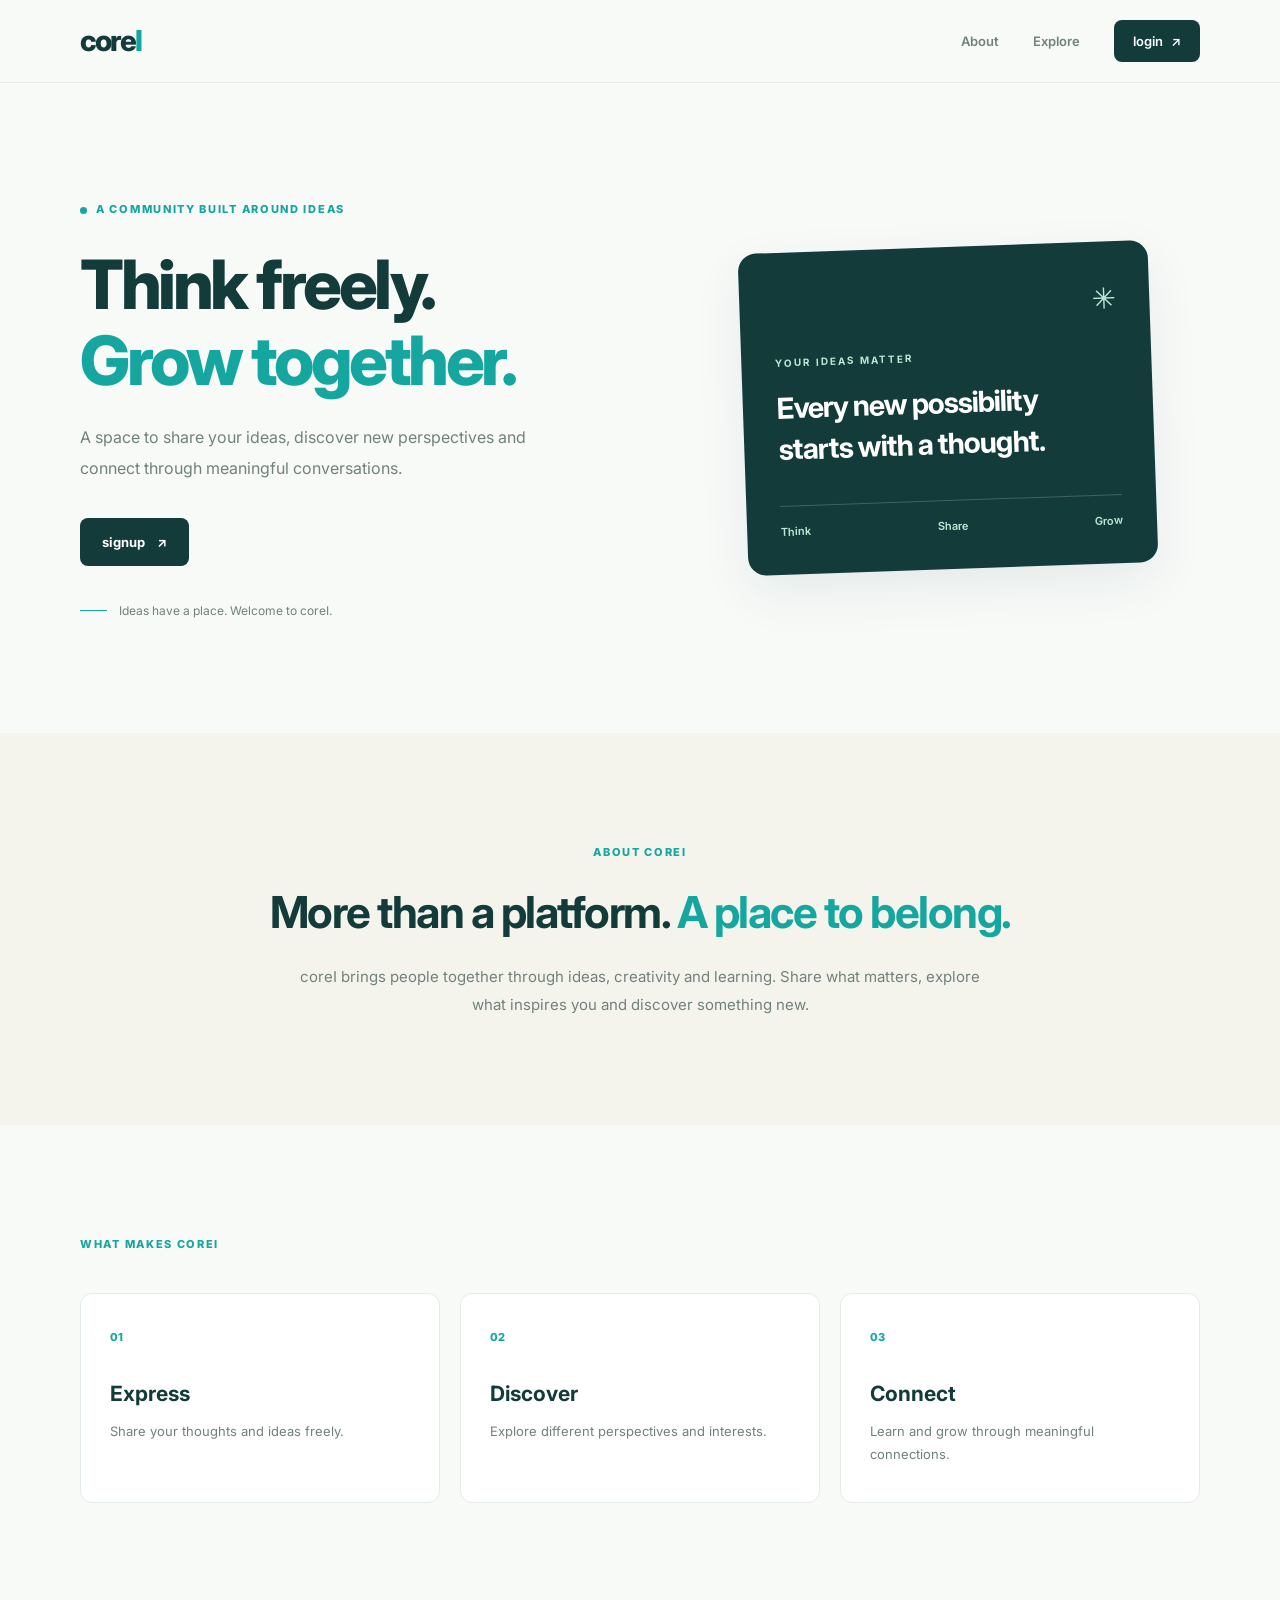
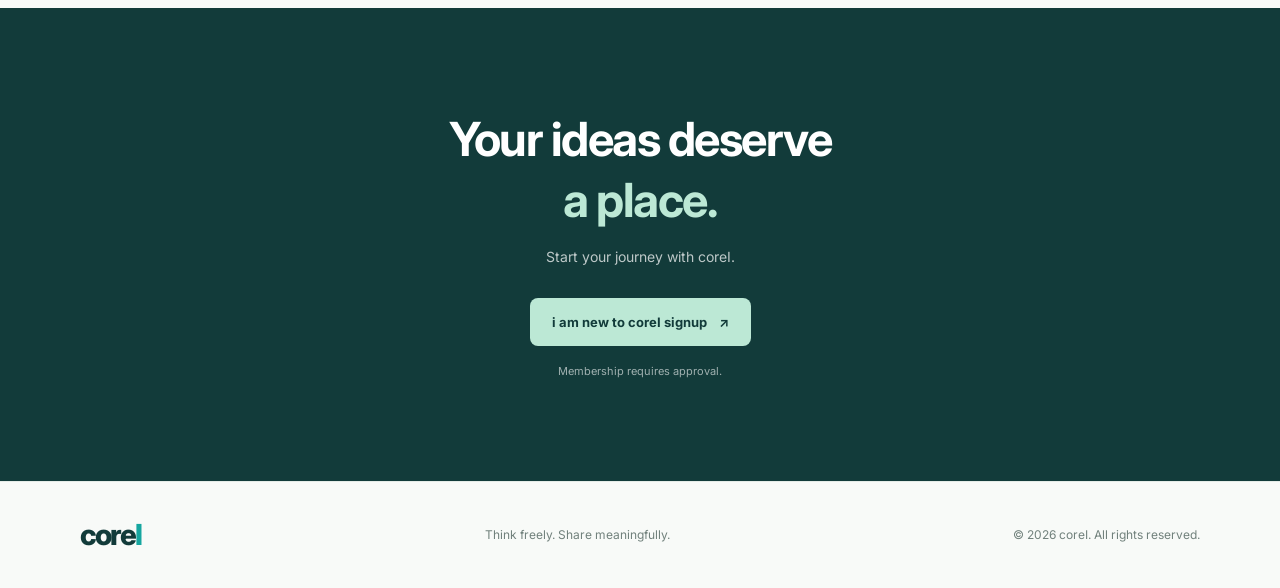
<file: index.html>
<!DOCTYPE html>
<html lang="en">

<head>
    <meta charset="UTF-8">
    <meta name="viewport" content="width=device-width, initial-scale=1.0">

    <meta name="theme-color" content="#123B3A">

    <meta name="description"
        content="coreI is a space to share ideas, discover perspectives and grow together.">

    <title>coreI — Think. Share. Grow.</title>

    <!-- Fonts -->
    <link rel="preconnect" href="https://fonts.googleapis.com">
    <link rel="preconnect" href="https://fonts.gstatic.com" crossorigin>

    <link href="https://fonts.googleapis.com/css2?family=Inter:wght@400;500;600;700;800&display=swap"
        rel="stylesheet">

    <!-- CSS -->
    <link rel="stylesheet" href="./style.css">

    <!-- JavaScript -->
    <script src="./script.js" defer></script>
</head>

<body>

    <!-- Navigation -->
    <header class="header">

        <nav class="navbar container">

            <a href="./index.html" class="logo">
                core<span>I</span>
            </a>

            <div class="nav-links" id="navLinks">

                <a href="#about">About</a>

                <a href="#explore">Explore</a>

                

                <a href="./login.html" class="nav-join">
                    login <span>↗</span>
                </a>

            </div>

            <!-- Mobile Menu -->
            <button
                class="menu-button"
                id="menuButton"
                type="button"
                aria-label="Open navigation menu"
                aria-expanded="false"
                aria-controls="navLinks">

                <span></span>
                <span></span>
                <span></span>

            </button>

        </nav>

    </header>


    <!-- Main Content -->
    <main>

        <!-- Hero -->
        <section class="hero container">

            <div class="hero-content">

                <span class="hero-label">
                    A COMMUNITY BUILT AROUND IDEAS
                </span>

                <h1>
                    Think freely.
                    <span>Grow together.</span>
                </h1>

                <p class="hero-description">
                    A space to share your ideas, discover new
                    perspectives and connect through meaningful
                    conversations.
                </p>

                <div class="hero-actions">

                    <a href="./signup.html" class="primary-button">
                        signup <span>↗</span>
                    </a>

                  

                </div>

                <p class="hero-note">
                    Ideas have a place. Welcome to coreI.
                </p>

            </div>


            <!-- Simple Idea Visual -->
            <div class="hero-visual">

                <div class="idea-card">

                    <span class="idea-symbol">✳</span>

                    <p class="idea-label">
                        YOUR IDEAS MATTER
                    </p>

                    <h2>
                        Every new possibility
                        starts with a thought.
                    </h2>

                    <div class="idea-card-footer">
                        <span>Think</span>
                        <span>Share</span>
                        <span>Grow</span>
                    </div>

                </div>

            </div>

        </section>


        <!-- About -->
        <section class="about-section" id="about">

            <div class="container">

                <span class="section-label">
                    ABOUT COREI
                </span>

                <h2>
                    More than a platform.
                    <span>A place to belong.</span>
                </h2>

                <p>
                    coreI brings people together through ideas,
                    creativity and learning. Share what matters,
                    explore what inspires you and discover
                    something new.
                </p>

            </div>

        </section>


        <!-- Explore -->
        <section class="explore-section" id="explore">

            <div class="container">

                <span class="section-label">
                    WHAT MAKES COREI
                </span>

                <div class="explore-grid">

                    <article class="explore-card">

                        <span>01</span>

                        <h3>Express</h3>

                        <p>
                            Share your thoughts and ideas freely.
                        </p>

                    </article>


                    <article class="explore-card">

                        <span>02</span>

                        <h3>Discover</h3>

                        <p>
                            Explore different perspectives and interests.
                        </p>

                    </article>


                    <article class="explore-card">

                        <span>03</span>

                        <h3>Connect</h3>

                        <p>
                            Learn and grow through meaningful connections.
                        </p>

                    </article>

                </div>

            </div>

        </section>


        <!-- Join -->
        <section class="join-section">

            <div class="container">

                <h2>
                    Your ideas deserve
                    <span>a place.</span>
                </h2>

                <p>
                    Start your journey with coreI.
                </p>

                <a href="./signup.html" class="primary-button">
                    i am new to coreI signup<span>↗</span>
                </a>

                <small>
                    Membership requires approval.
                </small>

            </div>

        </section>

    </main>


    <!-- Footer -->
    <footer class="footer">

        <div class="container footer-content">

            <a href="./index.html" class="logo">
                core<span>I</span>
            </a>

            <p>
                Think freely. Share meaningfully.
            </p>

            <span>
                © 2026 coreI. All rights reserved.
            </span>

        </div>

    </footer>

</body>

</html>
</file>
<file: style.css>
/* =========================================
   coreI — HOME PAGE
   Clean, Modern and Responsive Design
========================================= */


/* 1. COLOURS AND BASIC SETTINGS */

:root {
    --deep-teal: #123B3A;
    --fresh-teal: #16A6A0;
    --soft-mint: #BCE8D5;
    --warm-ivory: #F5F4EC;

    --page-bg: #F8FAF8;
    --card-bg: #FFFFFF;

    --text-main: #183B38;
    --text-muted: #71817C;

    --border: #E5ECE8;

    --shadow: 0 18px 50px rgba(18, 59, 58, 0.08);

    --transition: 0.25s ease;
}


/* 2. RESET */

* {
    margin: 0;
    padding: 0;
    box-sizing: border-box;
}

html {
    scroll-behavior: smooth;
    scroll-padding-top: 90px;
}

body {
    font-family: "Inter", sans-serif;
    background: var(--page-bg);
    color: var(--text-main);
    line-height: 1.6;
    overflow-x: hidden;
    transition:
        background var(--transition),
        color var(--transition);
}

a {
    color: inherit;
    text-decoration: none;
}

button {
    font: inherit;
}

.container {
    width: min(1120px, 90%);
    margin: 0 auto;
}


/* 3. HEADER AND NAVIGATION */

.header {
    position: sticky;
    top: 0;
    z-index: 1000;

    background: rgba(248, 250, 248, 0.92);
    backdrop-filter: blur(16px);

    border-bottom: 1px solid var(--border);
}

.navbar {
    min-height: 82px;

    display: flex;
    align-items: center;
    justify-content: space-between;
}


/* Logo */

.logo {
    font-size: 29px;
    font-weight: 800;
    letter-spacing: -2px;
    color: var(--deep-teal);
}

.logo span {
    color: var(--fresh-teal);
}


/* Navigation Links */

.nav-links {
    display: flex;
    align-items: center;
    gap: 34px;
}

.nav-links a {
    font-size: 13px;
    font-weight: 600;
    color: var(--text-muted);
    transition: color var(--transition);
}

.nav-links a:hover {
    color: var(--fresh-teal);
}

.nav-links .sign-in-link {
    color: var(--deep-teal);
}

.nav-links .nav-join {
    padding: 11px 19px;
    background: var(--deep-teal);
    color: #FFFFFF;
    border-radius: 8px;
}

.nav-links .nav-join:hover {
    background: var(--fresh-teal);
    color: #FFFFFF;
}

.nav-join span {
    margin-left: 5px;
}


/* Mobile Menu Button */

.menu-button {
    display: none;

    width: 42px;
    height: 42px;

    border: 1px solid var(--border);
    border-radius: 8px;

    background: var(--card-bg);

    cursor: pointer;

    align-items: center;
    justify-content: center;
    flex-direction: column;
    gap: 5px;
}

.menu-button span {
    width: 19px;
    height: 2px;
    background: var(--deep-teal);
    border-radius: 5px;
    transition: var(--transition);
}


/* 4. HERO SECTION */

.hero {
    min-height: 650px;
    padding-top: 85px;
    padding-bottom: 85px;

    display: grid;
    grid-template-columns: 1.05fr 0.95fr;
    align-items: center;
    gap: 60px;
}


/* Hero Text */

.hero-content {
    max-width: 560px;
}

.hero-label,
.section-label {
    display: inline-flex;
    align-items: center;
    gap: 9px;

    color: var(--fresh-teal);

    font-size: 11px;
    font-weight: 800;
    letter-spacing: 1.7px;
}

.hero-label::before {
    content: "";
    width: 7px;
    height: 7px;
    border-radius: 50%;
    background: var(--fresh-teal);
}

.hero-content h1 {
    margin-top: 25px;

    font-size: clamp(42px, 5.5vw, 68px);
    line-height: 1.12;

    letter-spacing: -3.5px;
    font-weight: 800;

    color: var(--deep-teal);
}

.hero-content h1 span {
    display: block;
    color: var(--fresh-teal);
}

.hero-description {
    max-width: 490px;

    margin-top: 24px;

    color: var(--text-muted);
    font-size: 16px;
    line-height: 1.9;
}


/* Hero Buttons */

.hero-actions {
    display: flex;
    flex-wrap: wrap;
    align-items: center;
    gap: 14px;

    margin-top: 35px;
}

.primary-button,
.secondary-button {
    min-height: 48px;
    padding: 0 22px;

    display: inline-flex;
    align-items: center;
    justify-content: center;
    gap: 12px;

    border-radius: 8px;

    font-size: 13px;
    font-weight: 700;

    transition:
        transform var(--transition),
        background var(--transition),
        color var(--transition);
}

.primary-button {
    background: var(--deep-teal);
    color: #FFFFFF;
}

.primary-button:hover {
    background: var(--fresh-teal);
    transform: translateY(-3px);
}

.secondary-button {
    border: 1px solid var(--border);
    color: var(--deep-teal);
    background: var(--card-bg);
}

.secondary-button:hover {
    border-color: var(--fresh-teal);
    color: var(--fresh-teal);
    transform: translateY(-3px);
}

.hero-note {
    margin-top: 35px;

    display: flex;
    align-items: center;
    gap: 12px;

    color: var(--text-muted);
    font-size: 12px;
}

.hero-note::before {
    content: "";
    width: 27px;
    height: 1px;
    background: var(--fresh-teal);
}


/* 5. HERO IDEA CARD */

.hero-visual {
    position: relative;

    min-height: 390px;

    display: flex;
    align-items: center;
    justify-content: center;
}

.idea-card {
    position: relative;
    z-index: 2;

    width: 100%;
    max-width: 410px;
    min-height: 310px;

    padding: 34px;

    display: flex;
    flex-direction: column;
    justify-content: space-between;

    background: var(--deep-teal);
    color: #FFFFFF;

    border-radius: 18px;

    box-shadow: var(--shadow);

    transform: rotate(-2deg);

    transition: transform 0.35s ease;
}

.idea-card:hover {
    transform: rotate(0deg) translateY(-5px);
}

.idea-symbol {
    align-self: flex-end;

    font-size: 29px;
    color: var(--soft-mint);
}

.idea-label {
    margin-top: 22px;

    color: var(--soft-mint);

    font-size: 10px;
    font-weight: 700;
    letter-spacing: 2px;
}

.idea-card h2 {
    max-width: 310px;

    margin-top: 18px;

    font-size: 29px;
    line-height: 1.4;
    letter-spacing: -1px;
}

.idea-card-footer {
    margin-top: 35px;
    padding-top: 17px;

    display: flex;
    justify-content: space-between;

    border-top: 1px solid rgba(255, 255, 255, 0.2);

    color: var(--soft-mint);

    font-size: 11px;
    font-weight: 600;
}

.hero-visual::before {
    content: "";

    position: absolute;

    width: 310px;
    height: 310px;

    border-radius: 50%;

    background: var(--soft-mint);
    opacity: 0.55;

    filter: blur(2px);
}


/* 6. ABOUT SECTION */

.about-section {
    padding: 105px 0;

    background: var(--warm-ivory);
}

.about-section .container {
    max-width: 850px;
    text-align: center;
}

.about-section h2 {
    margin-top: 20px;

    font-size: clamp(30px, 4vw, 44px);
    line-height: 1.3;
    letter-spacing: -1.5px;

    color: var(--deep-teal);
}

.about-section h2 span {
    color: var(--fresh-teal);
}

.about-section p {
    max-width: 680px;

    margin: 22px auto 0;

    color: var(--text-muted);

    font-size: 15px;
    line-height: 1.9;
}


/* 7. EXPLORE SECTION */

.explore-section {
    padding: 105px 0;
}

.explore-section > .container > .section-label {
    margin-bottom: 40px;
}

.explore-grid {
    display: grid;
    grid-template-columns: repeat(3, 1fr);
    gap: 20px;
}

.explore-card {
    position: relative;

    min-height: 210px;
    padding: 29px;

    background: var(--card-bg);

    border: 1px solid var(--border);
    border-radius: 12px;

    transition:
        transform var(--transition),
        box-shadow var(--transition),
        border-color var(--transition);
}

.explore-card:hover {
    transform: translateY(-6px);
    border-color: var(--soft-mint);
    box-shadow: var(--shadow);
}

.explore-card > span {
    color: var(--fresh-teal);

    font-size: 11px;
    font-weight: 800;
}

.explore-card h3 {
    margin-top: 28px;

    color: var(--deep-teal);

    font-size: 21px;
    font-weight: 700;
}

.explore-card p {
    margin-top: 9px;

    color: var(--text-muted);

    font-size: 13px;
    line-height: 1.8;
}


/* 8. JOIN SECTION */

.join-section {
    padding: 100px 0;

    text-align: center;

    background: var(--deep-teal);
    color: #FFFFFF;
}

.join-section h2 {
    font-size: clamp(32px, 4vw, 47px);
    line-height: 1.3;
    letter-spacing: -1.5px;
}

.join-section h2 span {
    display: block;
    color: var(--soft-mint);
}

.join-section p {
    margin-top: 15px;

    color: rgba(255, 255, 255, 0.72);
    font-size: 14px;
}

.join-section .primary-button {
    margin-top: 30px;

    background: var(--soft-mint);
    color: var(--deep-teal);
}

.join-section .primary-button:hover {
    background: #FFFFFF;
}

.join-section small {
    display: block;

    margin-top: 17px;

    color: rgba(255, 255, 255, 0.6);
    font-size: 11px;
}


/* 9. FOOTER */

.footer {
    padding: 30px 0;

    background: var(--page-bg);

    border-top: 1px solid var(--border);
}

.footer-content {
    display: flex;
    align-items: center;
    justify-content: space-between;
    gap: 20px;
}

.footer-content p,
.footer-content > span {
    color: var(--text-muted);
    font-size: 12px;
}


/* 10. DARK THEME */

body.dark-theme {
    --page-bg: #101A1A;
    --card-bg: #192626;

    --text-main: #E5F0EB;
    --text-muted: #A2B4AE;

    --border: #2B403C;

    --warm-ivory: #172523;

    --deep-teal: #123B3A;
    --fresh-teal: #42C7B5;
    --soft-mint: #BCE8D5;

    --shadow: 0 18px 50px rgba(0, 0, 0, 0.22);
}

body.dark-theme .header {
    background: rgba(16, 26, 26, 0.94);
}

body.dark-theme .logo,
body.dark-theme .hero-content h1,
body.dark-theme .about-section h2,
body.dark-theme .explore-card h3 {
    color: #E5F0EB;
}

body.dark-theme .hero-content h1 span,
body.dark-theme .about-section h2 span {
    color: var(--fresh-teal);
}

body.dark-theme .secondary-button {
    color: #E5F0EB;
}

body.dark-theme .menu-button span {
    background: #E5F0EB;
}

body.dark-theme .idea-card {
    background: #203B38;
}

body.dark-theme .nav-links .nav-join {
    background: var(--fresh-teal);
    color: #102725;
}

body.dark-theme .join-section {
    background: #0B2523;
}

body.dark-theme .join-section .primary-button {
    background: var(--soft-mint);
    color: #123B3A;
}


/* 11. TABLET */

@media (max-width: 900px) {

    .hero {
        gap: 30px;
        min-height: 570px;
    }

    .hero-content h1 {
        font-size: 49px;
    }

    .idea-card {
        min-height: 280px;
        padding: 27px;
    }

    .idea-card h2 {
        font-size: 25px;
    }

    .explore-grid {
        gap: 13px;
    }

    .explore-card {
        padding: 23px;
    }

}


/* 12. MOBILE */

@media (max-width: 700px) {

    .container {
        width: min(100% - 36px, 540px);
    }

    .navbar {
        min-height: 70px;
    }

    .logo {
        font-size: 26px;
    }

    .menu-button {
        display: flex;
    }

    .nav-links {
        position: absolute;

        top: 70px;
        left: 0;
        right: 0;

        display: none;
        flex-direction: column;
        align-items: stretch;
        gap: 0;

        padding: 12px 20px 20px;

        background: var(--page-bg);

        border-bottom: 1px solid var(--border);

        box-shadow: var(--shadow);
    }

    .nav-links.open {
        display: flex;
    }

    .nav-links a {
        padding: 13px 8px;
    }

    .nav-links .nav-join {
        margin-top: 8px;
        text-align: center;
    }


    /* Mobile Hero */

    .hero {
        grid-template-columns: 1fr;
        gap: 30px;

        padding-top: 75px;
        padding-bottom: 65px;
    }

    .hero-content {
        max-width: 100%;
    }

    .hero-content h1 {
        margin-top: 20px;

        font-size: clamp(42px, 11vw, 58px);
        letter-spacing: -2.5px;
    }

    .hero-description {
        font-size: 14px;
    }

    .hero-visual {
        min-height: 330px;
    }

    .idea-card {
        max-width: 390px;
        min-height: 270px;
    }


    /* Mobile About */

    .about-section,
    .explore-section {
        padding: 75px 0;
    }

    .about-section h2 {
        font-size: 32px;
    }

    .about-section p {
        font-size: 14px;
    }


    /* Mobile Explore */

    .explore-grid {
        grid-template-columns: 1fr;
        gap: 14px;
    }

    .explore-card {
        min-height: 175px;
    }

    .explore-card h3 {
        margin-top: 18px;
    }


    /* Mobile Join */

    .join-section {
        padding: 75px 0;
    }

    .join-section h2 {
        font-size: 34px;
    }


    /* Mobile Footer */

    .footer-content {
        flex-direction: column;
        text-align: center;
        gap: 10px;
    }

}


/* 13. SMALL MOBILE */

@media (max-width: 380px) {

    .hero-content h1 {
        font-size: 39px;
    }

    .hero-actions {
        align-items: stretch;
        flex-direction: column;
    }

    .hero-actions a {
        width: 100%;
    }

    .idea-card {
        padding: 23px;
    }

    .idea-card h2 {
        font-size: 23px;
    }

}


/* 14. ACCESSIBILITY */

a:focus-visible,
button:focus-visible {
    outline: 3px solid var(--fresh-teal);
    outline-offset: 4px;
}

@media (prefers-reduced-motion: reduce) {

    *,
    *::before,
    *::after {
        scroll-behavior: auto !important;
        animation-duration: 0.01ms !important;
        transition-duration: 0.01ms !important;
    }

}
</file>
